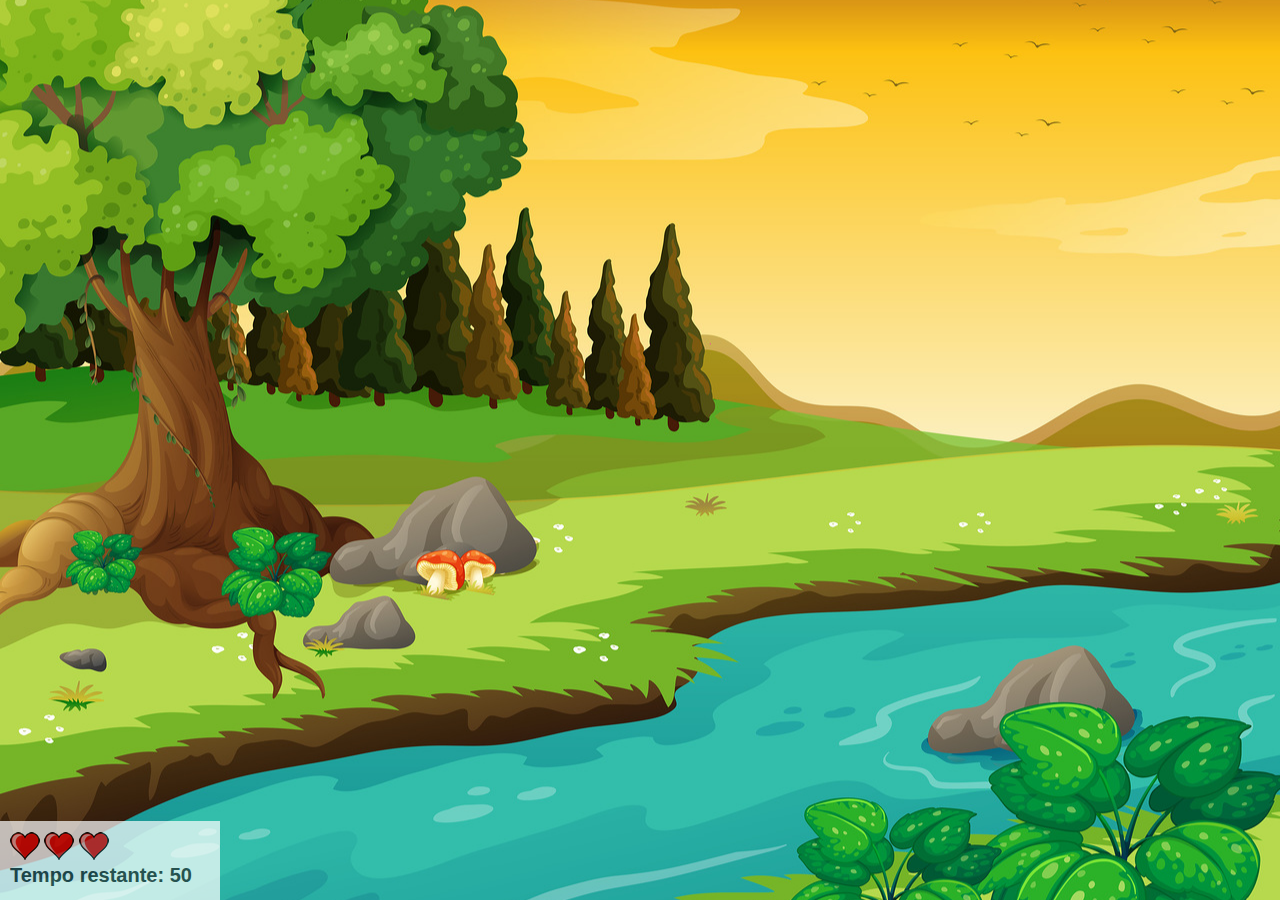
<file: HTML/index.html>
<!doctype html>
<html lang="en">
  <head>
    <title>Title</title>
    <!-- Required meta tags -->
    <meta charset="utf-8">
    <meta name="viewport" content="width=device-width, initial-scale=1, shrink-to-fit=no">

    <!-- Bootstrap CSS JS -->
    <link rel="stylesheet" href="https://stackpath.bootstrapcdn.com/bootstrap/4.3.1/css/bootstrap.min.css" integrity="sha384-ggOyR0iXCbMQv3Xipma34MD+dH/1fQ784/j6cY/iJTQUOhcWr7x9JvoRxT2MZw1T" crossorigin="anonymous">
    <script src="../JS/jogo.js"></script>
    <link rel="stylesheet" href="../CSS/estilo.css">
  </head>
  <body onresize="ajustaTamanhoPalcoJogo()">

    <div class="painel">
        <div class="vidas">
            <img id="v1" src="../Imagens/coracao_cheio.png" alt="">
            <img id="v2" src="../Imagens/coracao_cheio.png" alt="">
            <img id="v3" src="../Imagens/coracao_cheio.png" alt="">
        </div>
        <div class="cronometro">
            Tempo restante: <span id="cronometro"></span>
        </div>
    </div>














    
      
    <!-- Optional JavaScript -->
    <!-- jQuery first, then Popper.js, then Bootstrap JS -->
    <script src="https://code.jquery.com/jquery-3.3.1.slim.min.js" integrity="sha384-q8i/X+965DzO0rT7abK41JStQIAqVgRVzpbzo5smXKp4YfRvH+8abtTE1Pi6jizo" crossorigin="anonymous"></script>
    <script src="https://cdnjs.cloudflare.com/ajax/libs/popper.js/1.14.7/umd/popper.min.js" integrity="sha384-UO2eT0CpHqdSJQ6hJty5KVphtPhzWj9WO1clHTMGa3JDZwrnQq4sF86dIHNDz0W1" crossorigin="anonymous"></script>
    <script src="https://stackpath.bootstrapcdn.com/bootstrap/4.3.1/js/bootstrap.min.js" integrity="sha384-JjSmVgyd0p3pXB1rRibZUAYoIIy6OrQ6VrjIEaFf/nJGzIxFDsf4x0xIM+B07jRM" crossorigin="anonymous"></script>
    <script>
        document.getElementById('cronometro').innerHTML = tempo

        var criarMosquito = setInterval(function(){
            posicaoRandomica()
        }, criaMosquitoTempo)
    </script>
  </body>
</html>
</file>
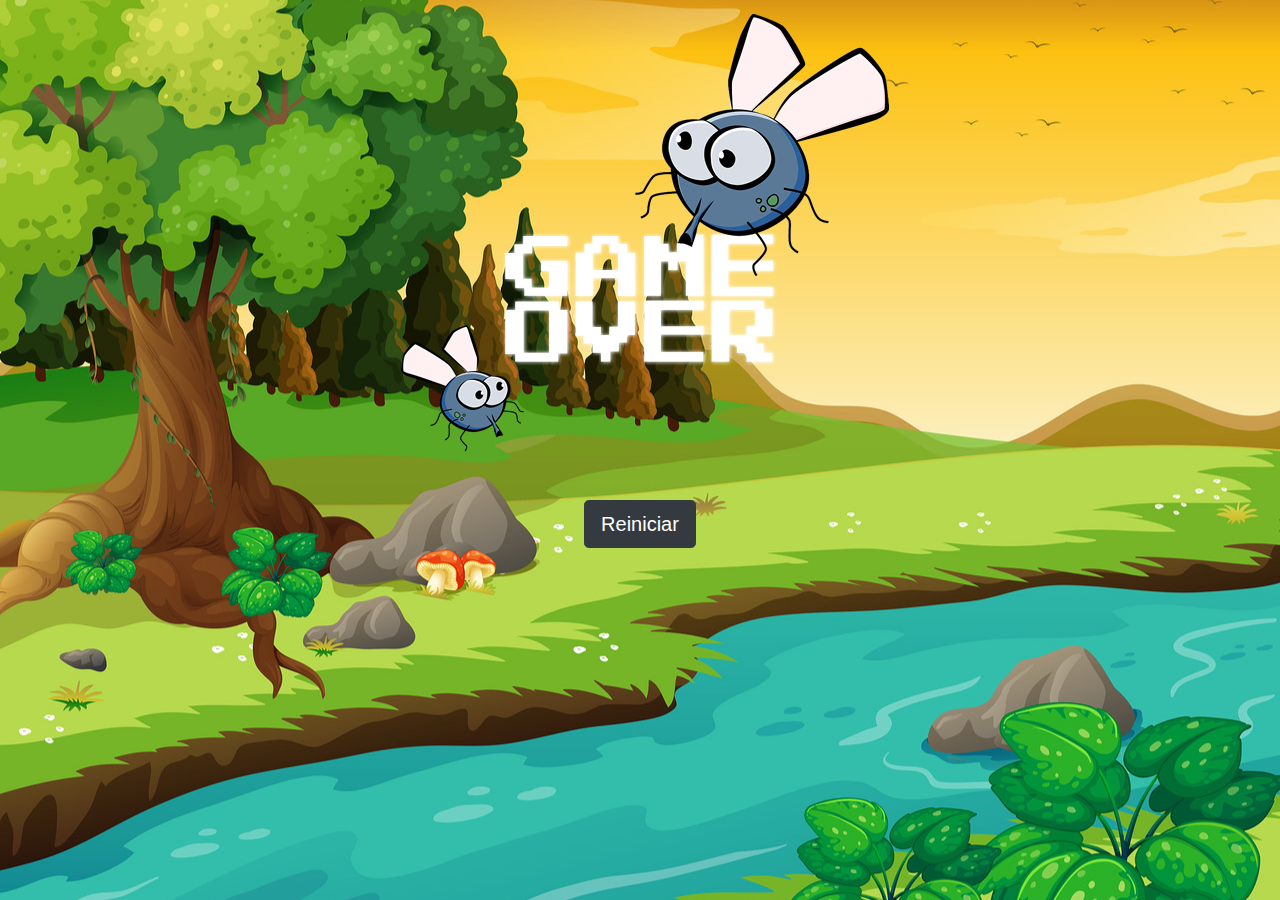
<file: HTML/gameover.html>
<!doctype html>
<html lang="en">
  <head>
    <title>Title</title>
    <!-- Required meta tags -->
    <meta charset="utf-8">
    <meta name="viewport" content="width=device-width, initial-scale=1, shrink-to-fit=no">

    <!-- Bootstrap CSS -->
    <link rel="stylesheet" href="https://stackpath.bootstrapcdn.com/bootstrap/4.3.1/css/bootstrap.min.css" integrity="sha384-ggOyR0iXCbMQv3Xipma34MD+dH/1fQ784/j6cY/iJTQUOhcWr7x9JvoRxT2MZw1T" crossorigin="anonymous">
    <link rel="stylesheet" href="../CSS/estilo.css">
  </head>
  <body>
      <div class="container">
          <div class="row">
              <div class="col">
                <div class="d-flex justify-content-center">
                    <img src="../Imagens/game_over.png" alt="">
                </div>
              </div>
          </div>
          <div class="row">
            <div class="col">
              <div class="d-flex justify-content-center">
                  <button type="button" class="btn btn-dark btn-lg" onclick="window.location.href='paginainicial.html'">Reiniciar</button>
              </div>
            </div>
        </div>
      </div>










    <!-- Optional JavaScript -->
    <!-- jQuery first, then Popper.js, then Bootstrap JS -->
    <script src="https://code.jquery.com/jquery-3.3.1.slim.min.js" integrity="sha384-q8i/X+965DzO0rT7abK41JStQIAqVgRVzpbzo5smXKp4YfRvH+8abtTE1Pi6jizo" crossorigin="anonymous"></script>
    <script src="https://cdnjs.cloudflare.com/ajax/libs/popper.js/1.14.7/umd/popper.min.js" integrity="sha384-UO2eT0CpHqdSJQ6hJty5KVphtPhzWj9WO1clHTMGa3JDZwrnQq4sF86dIHNDz0W1" crossorigin="anonymous"></script>
    <script src="https://stackpath.bootstrapcdn.com/bootstrap/4.3.1/js/bootstrap.min.js" integrity="sha384-JjSmVgyd0p3pXB1rRibZUAYoIIy6OrQ6VrjIEaFf/nJGzIxFDsf4x0xIM+B07jRM" crossorigin="anonymous"></script>
  </body>
</html>
</file>
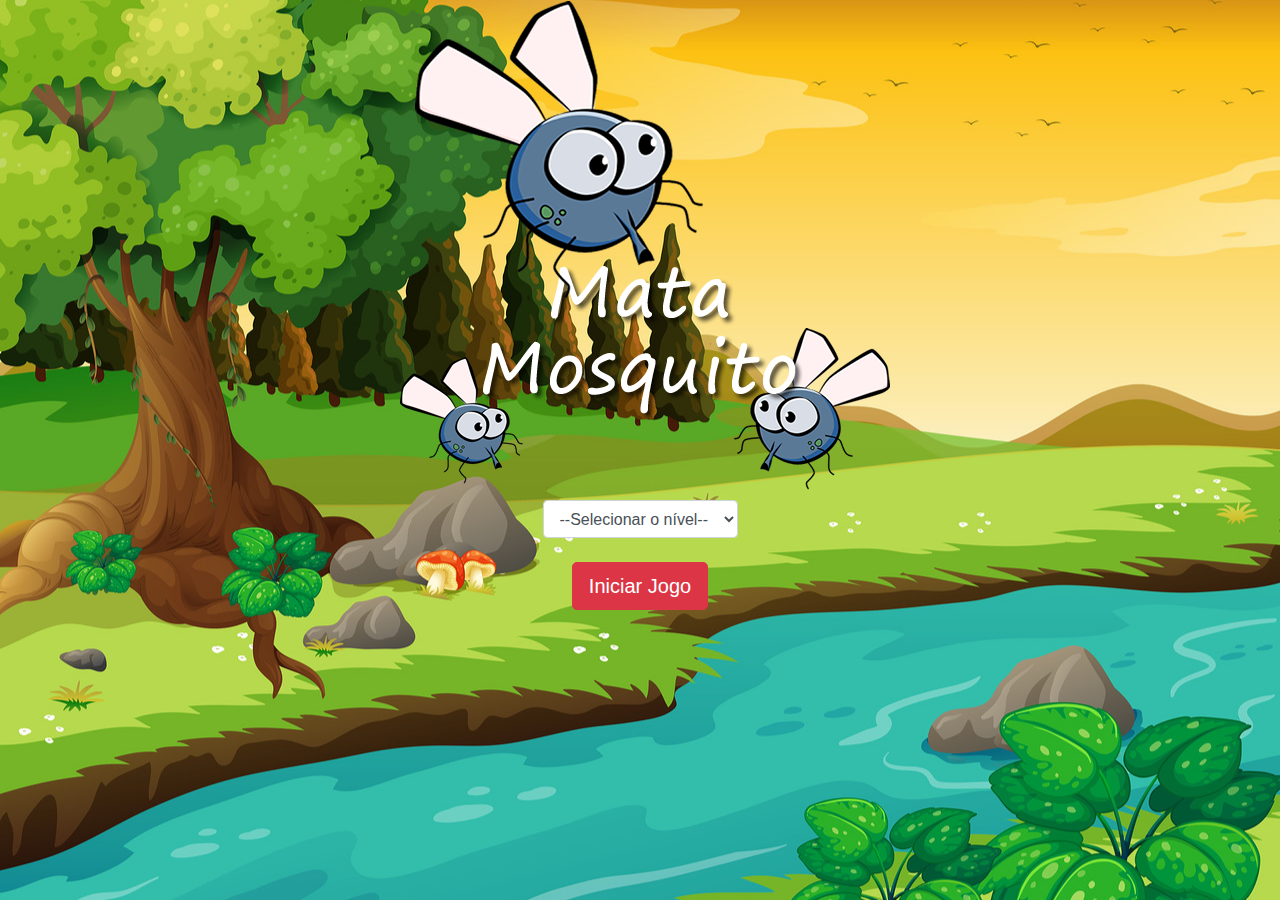
<file: HTML/paginainicial.html>
<!doctype html>
<html lang="en">
  <head>
    <title>Title</title>
    <!-- Required meta tags -->
    <meta charset="utf-8">
    <meta name="viewport" content="width=device-width, initial-scale=1, shrink-to-fit=no">

    <!-- Bootstrap CSS -->
    <link rel="stylesheet" href="https://stackpath.bootstrapcdn.com/bootstrap/4.3.1/css/bootstrap.min.css" integrity="sha384-ggOyR0iXCbMQv3Xipma34MD+dH/1fQ784/j6cY/iJTQUOhcWr7x9JvoRxT2MZw1T" crossorigin="anonymous">
    <link rel="stylesheet" href="../CSS/estilo.css">
    <script>
        function iniciarJogo(){
            var nivel = document.getElementById('nivel').value
            if(nivel===''){
               alert('Selecione um nível para iniciar o jogo') 
               return false
            }
            window.location.href='index.html?' + nivel
        }
    </script>
  </head>
  <body>
      <div class="container">
          <div class="row">
              <div class="col">
                <div class="d-flex justify-content-center">
                    <img src="../Imagens/game.png" alt="">
                </div>
              </div>
          </div>

          <div class="row">
              <div class="col">
                  <div class="d-flex justify-content-center">
                    <div class="mb-4">
                        <select name="" id="nivel" class="form-control">
                            <option value="">--Selecionar o nível--</option>
                            <option value="normal">Normal</option>
                            <option value="dificil">Difícil</option>
                            <option value="chucknorris">Chuck Norris</option>
                        </select>
                    </div>
                  </div>
              </div>
          </div>

          <div class="row">
            <div class="col">
              <div class="d-flex justify-content-center">
                  <button type="button" class="btn btn-danger btn-lg" onclick="iniciarJogo()">Iniciar Jogo</button>
              </div>
            </div>
        </div>
      </div>










    <!-- Optional JavaScript -->
    <!-- jQuery first, then Popper.js, then Bootstrap JS -->
    <script src="https://code.jquery.com/jquery-3.3.1.slim.min.js" integrity="sha384-q8i/X+965DzO0rT7abK41JStQIAqVgRVzpbzo5smXKp4YfRvH+8abtTE1Pi6jizo" crossorigin="anonymous"></script>
    <script src="https://cdnjs.cloudflare.com/ajax/libs/popper.js/1.14.7/umd/popper.min.js" integrity="sha384-UO2eT0CpHqdSJQ6hJty5KVphtPhzWj9WO1clHTMGa3JDZwrnQq4sF86dIHNDz0W1" crossorigin="anonymous"></script>
    <script src="https://stackpath.bootstrapcdn.com/bootstrap/4.3.1/js/bootstrap.min.js" integrity="sha384-JjSmVgyd0p3pXB1rRibZUAYoIIy6OrQ6VrjIEaFf/nJGzIxFDsf4x0xIM+B07jRM" crossorigin="anonymous"></script>
  </body>
</html>
</file>
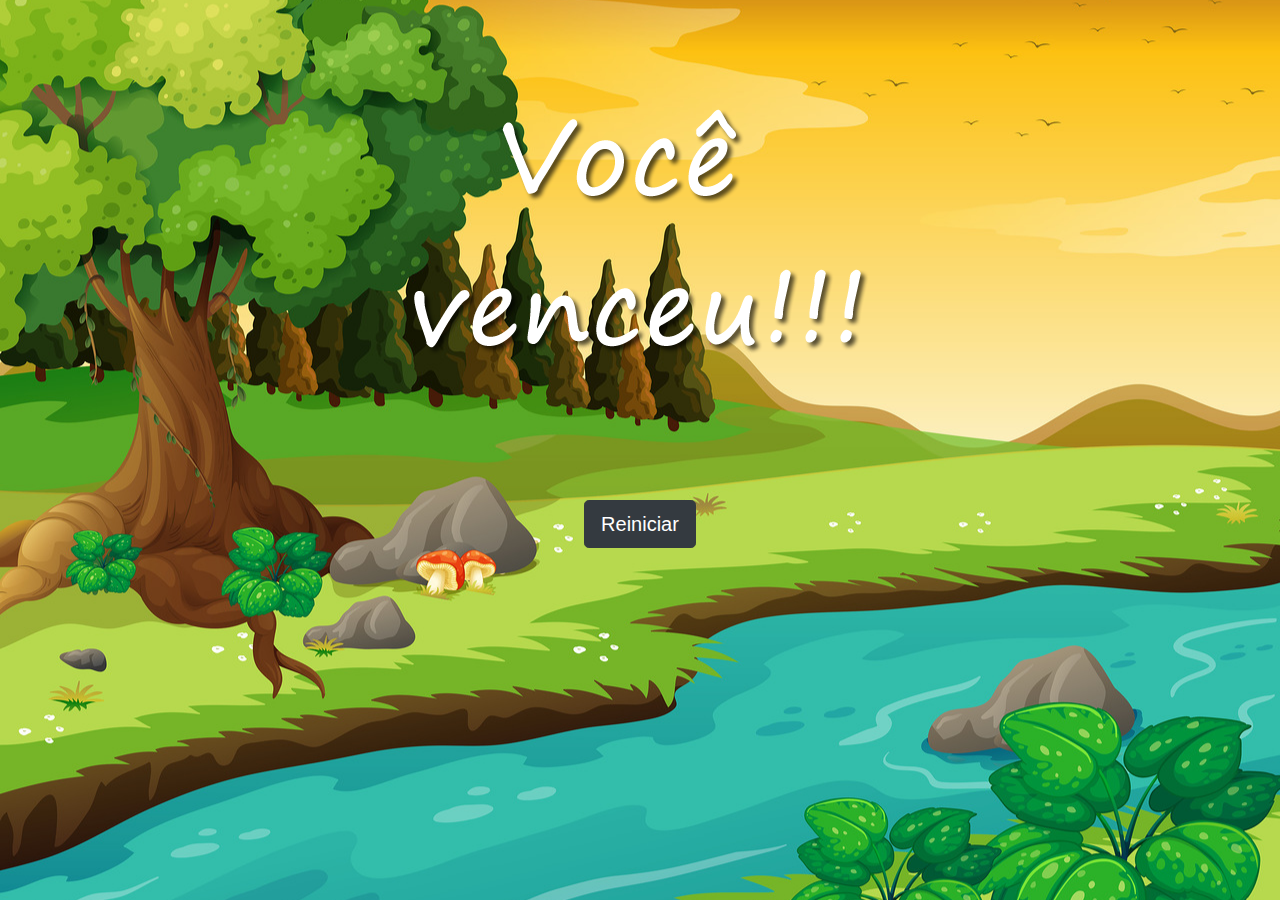
<file: HTML/vitoria.html>
<!doctype html>
<html lang="en">
  <head>
    <title>Title</title>
    <!-- Required meta tags -->
    <meta charset="utf-8">
    <meta name="viewport" content="width=device-width, initial-scale=1, shrink-to-fit=no">

    <!-- Bootstrap CSS -->
    <link rel="stylesheet" href="https://stackpath.bootstrapcdn.com/bootstrap/4.3.1/css/bootstrap.min.css" integrity="sha384-ggOyR0iXCbMQv3Xipma34MD+dH/1fQ784/j6cY/iJTQUOhcWr7x9JvoRxT2MZw1T" crossorigin="anonymous">
    <link rel="stylesheet" href="../CSS/estilo.css">
  </head>
  <body>
      <div class="container">
          <div class="row">
              <div class="col">
                <div class="d-flex justify-content-center">
                    <img src="../Imagens/vitoria.png" alt="">
                </div>
              </div>
          </div>
          <div class="row">
            <div class="col">
              <div class="d-flex justify-content-center">
                  <button type="button" class="btn btn-dark btn-lg" onclick="window.location.href='paginainicial.html'">Reiniciar</button>
              </div>
            </div>
        </div>
      </div>










    <!-- Optional JavaScript -->
    <!-- jQuery first, then Popper.js, then Bootstrap JS -->
    <script src="https://code.jquery.com/jquery-3.3.1.slim.min.js" integrity="sha384-q8i/X+965DzO0rT7abK41JStQIAqVgRVzpbzo5smXKp4YfRvH+8abtTE1Pi6jizo" crossorigin="anonymous"></script>
    <script src="https://cdnjs.cloudflare.com/ajax/libs/popper.js/1.14.7/umd/popper.min.js" integrity="sha384-UO2eT0CpHqdSJQ6hJty5KVphtPhzWj9WO1clHTMGa3JDZwrnQq4sF86dIHNDz0W1" crossorigin="anonymous"></script>
    <script src="https://stackpath.bootstrapcdn.com/bootstrap/4.3.1/js/bootstrap.min.js" integrity="sha384-JjSmVgyd0p3pXB1rRibZUAYoIIy6OrQ6VrjIEaFf/nJGzIxFDsf4x0xIM+B07jRM" crossorigin="anonymous"></script>
  </body>
</html>
</file>
<file: CSS/estilo.css>
html{
    cursor: url(../Imagens/mata_mosquito.png) 30 30, auto;
}

body{
    background-image: url(../Imagens/bg.jpg);
    background-repeat: no-repeat;
    display: table;
    width: 100%;
    height: 100vh;
    /* padding: 100px 0; */
    background-position: 30% 45%;
    background-size: cover;
}

.mosquito1{
    width: 50px;
    height: 50px;
}
.mosquito2{
    width: 70px;
    height: 70px;
}
.mosquito3{
    width: 90px;
    height: 90px;
}
.ladoA{
    transform: scaleX(1);
}
.ladoB{
    transform: scaleX(-1);
}
.painel{
    position: absolute;
    width: 220px;
    padding: 10px;
    bottom: 0px;
    border-top: solid 1px #fff;
    background-color: #fff;
    opacity: 0.7;
}
.vidas{
    float: left;
}
.cronometro{
    float: left;
    font-size: 20px;
    font-weight: bold;
}
</file>
